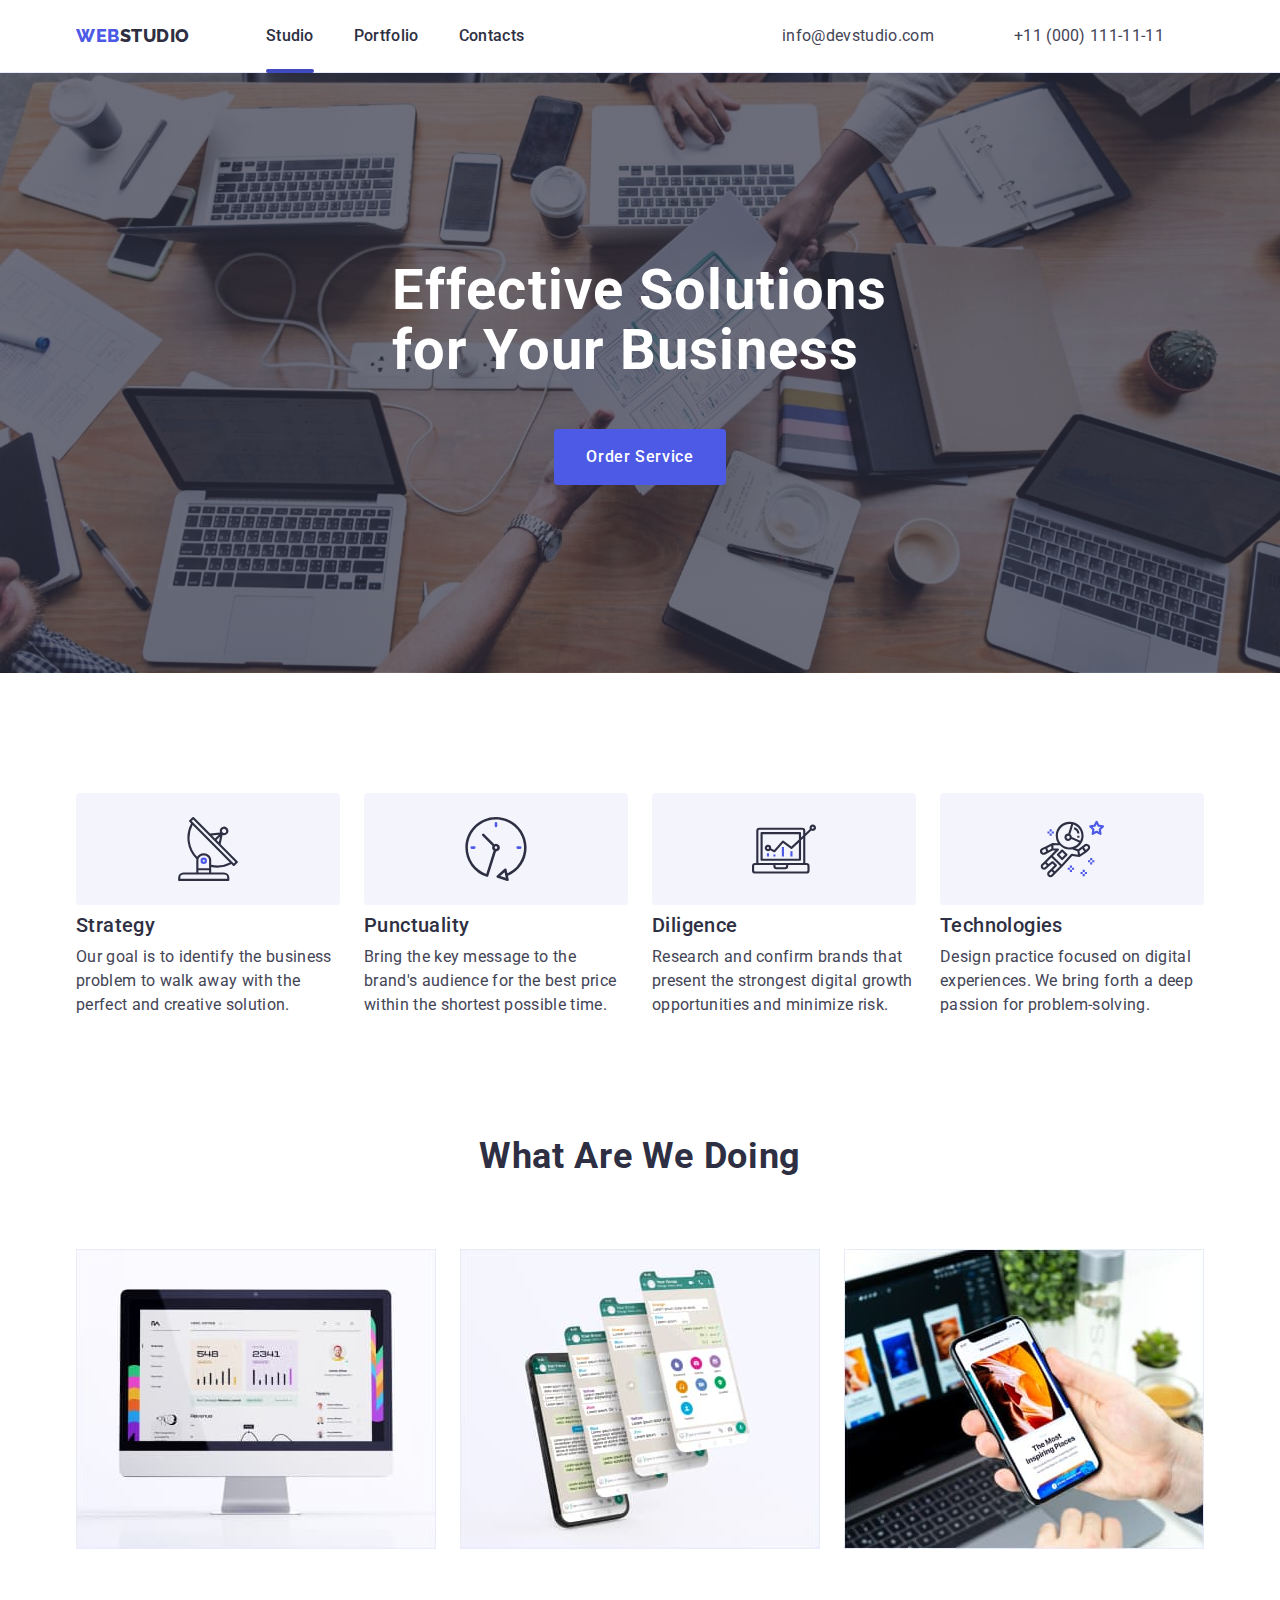
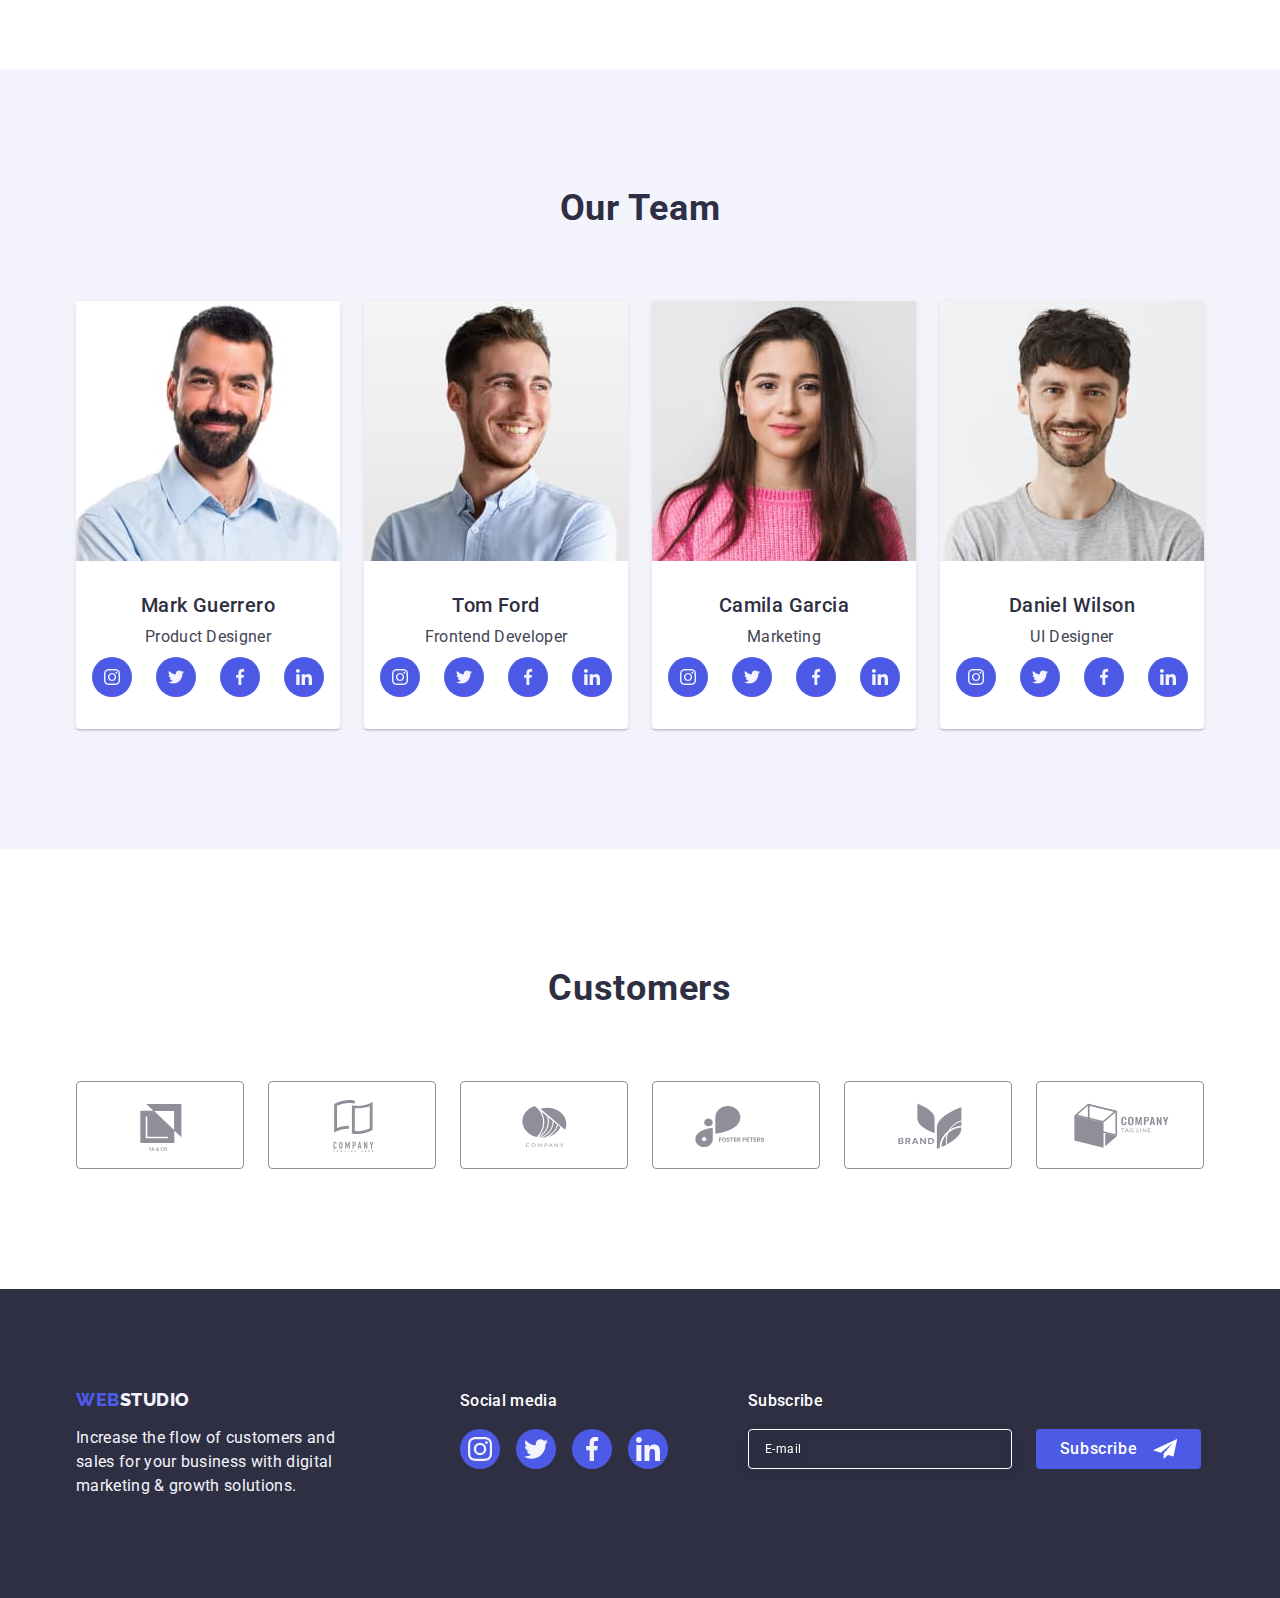
<file: index.html>
<!DOCTYPE html>
<html lang="en">
<head>
    <meta charset="UTF-8">
    <meta http-equiv="X-UA-Compatible" content="IE=edge">
    <meta name="viewport" content="width=device-width, initial-scale=1.0">
    <title>goit-markup-hw-06</title>
    <link rel="preconnect" href="https://fonts.googleapis.com">
    <link rel="preconnect" href="https://fonts.gstatic.com" crossorigin>
    <link href="https://fonts.googleapis.com/css2?family=Roboto:wght@400;500;700&ampdisplay=swap" rel="stylesheet">
    <link rel="preconnect" href="https://fonts.googleapis.com">
    <link rel="preconnect" href="https://fonts.gstatic.com" crossorigin>
  
    <link href="https://fonts.googleapis.com/css2?family=Raleway:wght@800&ampdisplay=swap" rel="stylesheet">
    <link  href="https://cdn.jsdelivr.net/npm/modern-normalize@2.0.0/modern-normalize.min.css" rel="stylesheet" >
      <link rel="stylesheet" href="./css/styles.css">

</head>

<body>
<!--Header-->
<header class="page-header ">
    <div class=" page-header-container container">
        <nav class="menu-nav ">

            <a class="logo link "  href="./index.html">Web<span class="logo-text logo-theme-light">Studio</span></a> 
           
            <ul class="menu list">
                <li class="menu-item" >
                 <a class="menu-link  link current" href="./index.html" >Studio</a>   
                </li>
                <li class="menu-item">
                    <a class="menu-link link"  href="./portfolio.html">Portfolio</a>   
                </li>
                <li class="menu-item">
                    <a class="menu-link link" href="">Contacts</a>   
                </li>
            
            </ul> 
        </nav>
        <address class="page-contact  list ">

            <ul class="contact-list">
                   
                <li class="contact-item list">
                    <a class="contact  mail link " href="mailto:info@devstudio.com" >info@devstudio.com</a>  
                </li>
                   <li class="contact-item list">
                    <a class="contact mail link" href="tel:+110001111111" >+11 (000) 111-11-11</a> 
                   </li>
            </ul>
         </address>
    </div>

</header>

    <main class="hero-page">
 <!--Hero-->
        <section class="hero">
           <div class=" container">
             <h1 class="hero-text">Effective Solutions for Your Business </h1>
              <button type="button" class="btn" data-modal-open > Order Service</button>
             </div>
        </section>
   <!--About-->   
   <section class="about-section section">
   <div class="about container">
    <h2 class="section-title visually-hidden" > Our Achievements</h2>

    <ul class="about-list list">

        <li class="about-item"> 
            <div class="about-container"> 
                <svg class="about-icon" width="64" height="64"><use href="./images/icons.svg#icon-antenna"></use> </svg> </div> 
        <h3 class="about-title">Strategy</h3>
        
        <p class="about-text" >Our goal is to identify the business
         problem to walk away with the perfect and creative solution. </p>
        </li>

         <li class="about-item">
            <div class="about-container"> 
                <svg class="about-icon" width="64" height="64"><use href="./images/icons.svg#icon-clock"></use> </svg> </div>
         <h3 class="about-title">Punctuality</h3>
          <p class="about-text"> Bring the key message to the brand's audience for the best price within the shortest possible time.</p>
         </li>

         <li class="about-item">
            <div class="about-container">
                 <svg class="about-icon" width="64" height="64"><use href="./images/icons.svg#icon-diagram"></use> </svg> </div>
             <h3 class="about-title" > Diligence </h3>
             <p class="about-text"> Research and confirm brands that present the strongest digital growth opportunities and minimize risk.</p>
         </li>

         <li class="about-item">
            <div class="about-container"> 
                <svg class="about-icon" width="64" height="64"><use href="./images/icons.svg#icon-astronaut"></use> </svg> </div>
             <h3 class="about-title"> Technologies </h3>
             <p class="about-text">Design practice focused on digital experiences. We bring forth a deep passion for problem-solving.</p>
        </li>
      </ul> 
     </div>
    </section>
        <!--Results-->
        <section class="results section">
            <div class="container">
                <h2 class="section-title"> What are we doing</h2>
                <ul class="results-list list">
         
                    <li class="results-item">
                        <img src="./images/card1.img.jpg" alt="programs" width="360" height="300">
                    </li>
                    <li class="results-item">
                        <img src="./images/card2.img.jpg" alt="application" width="360" height="300">
                    </li>
                    <li class="results-item">
                        <img src="./images/card3.img.jpg" alt="service" width="360" height="300">
                    </li>
                 </ul>
            </div>
        </section>
        <!--Team-->
       <section class="team-container section ">
        <div class="container">
            <h2 class="section-title"> Our Team </h2>

            
           <ul class="team-list list">
           <li class="team-item">
            <img  src="./images/mark.img.jpg" alt="Mark" width="264" height="260">
            <div class="team-text">
                <h3  class="team-name">Mark Guerrero</h3>
                <p class="team-place">Product Designer</p>
                <ul class="icons-list list">
                    <li class="media-item">
                        <a class="team-soc-link link" href="" target="_blank" rel="noopenen noreferrer">
                            <svg class="icons-team" width="16" height="16" > <use href="./images/icons.svg#icon-instagram"></use> </svg></a> </li>
                    <li class="media-item"> 
                        <a class="team-soc-link link" href="" target="_blank" rel="noopenen noreferrer">
                            <svg class="icons-team" width="16" height="16" > <use href="./images/icons.svg#icon-twitter"></use> </svg></a></li>
                    <li class="media-item">
                        <a class="team-soc-link link" href="" target="_blank" rel="noopenen noreferrer">
                            <svg class="icons-team" width="16" height="16" > <use href="./images/icons.svg#icon-facebook"></use> </svg></a></li>
                    <li class="media-item">
                        <a class="team-soc-link link" href="" target="_blank" rel="noopenen noreferrer">
                            <svg class="icons-team" width="16" height="16" > <use href="./images/icons.svg#icon-linkedin"></use> </svg></a></li>
                </ul>
               
            </div>
            </li>
           <li class="team-item">
            <img src="./images/tom.img.jpg" alt="Tom" width="264" height="260">
          <div class="team-text">            
            <h3 class="team-name">Tom Ford</h3>
            <p class="team-place">Frontend Developer</p>
            <ul class="icons-list list">
                <li class="media-item">
                    <a class="team-soc-link link" href="" target="_blank" rel="noopenen noreferrer">
                        <svg class="icons-team" width="16" height="16" > <use href="./images/icons.svg#icon-instagram"></use> </svg></a> </li>
                <li class="media-item"> 
                    <a class="team-soc-link link" href="" target="_blank" rel="noopenen noreferrer">
                        <svg class="icons-team" width="16" height="16" > <use href="./images/icons.svg#icon-twitter"></use> </svg></a></li>
                <li class="media-item">
                    <a class="team-soc-link link" href="" target="_blank" rel="noopenen noreferrer">
                        <svg class="icons-team" width="16" height="16" > <use href="./images/icons.svg#icon-facebook"></use> </svg></a></li>
                <li class="media-item">
                    <a class="team-soc-link link" href="" target="_blank" rel="noopenen noreferrer">
                        <svg class="icons-team" width="16" height="16" > <use href="./images/icons.svg#icon-linkedin"></use> </svg></a></li>
            </ul>
          </div>
        </li>
        <li class="team-item">
            <img  src="./images/camila.img.jpg" alt="Camila" width="264" height="260">
         <div class="team-text">
            <h3 class="team-name" > Camila Garcia</h3>
            <p class="team-place">Marketing</p>
            <ul class="icons-list list">
                <li class="media-item">
                    <a class="team-soc-link link" href="" target="_blank" rel="noopenen noreferrer">
                        <svg class="icons-team" width="16" height="16" > <use href="./images/icons.svg#icon-instagram"></use> </svg></a> </li>
                <li class="media-item"> 
                    <a class="team-soc-link link" href="" target="_blank" rel="noopenen noreferrer">
                        <svg class="icons-team" width="16" height="16" > <use href="./images/icons.svg#icon-twitter"></use> </svg></a></li>
                <li class="media-item">
                    <a class="team-soc-link link" href="" target="_blank" rel="noopenen noreferrer">
                        <svg class="icons-team" width="16" height="16" > <use href="./images/icons.svg#icon-facebook"></use> </svg></a></li>
                <li class="media-item">
                    <a class="team-soc-link link" href="" target="_blank" rel="noopenen noreferrer">
                        <svg class="icons-team" width="16" height="16" > <use href="./images/icons.svg#icon-linkedin"></use> </svg></a></li>
            </ul>
         </div>
        </li>
        <li class="team-item">
            <img src="./images/daniel.img.jpg" alt="Daniel" width="264" height="260">
            <div  class="team-text"> 
                <h3 class="team-name">Daniel Wilson</h3>
                <p class="team-place"> UI Designer </p>
                <ul class="icons-list list">
                    <li class="media-item">
                        <a class="team-soc-link link" href="" target="_blank" rel="noopenen noreferrer">
                            <svg class="icons-team" width="16" height="16" > <use href="./images/icons.svg#icon-instagram"></use> </svg></a> </li>
                    <li class="media-item"> 
                        <a class="team-soc-link link" href="" target="_blank" rel="noopenen noreferrer">
                            <svg class="icons-team" width="16" height="16" > <use href="./images/icons.svg#icon-twitter"></use> </svg></a></li>
                    <li class="media-item">
                        <a class="team-soc-link link" href="" target="_blank" rel="noopenen noreferrer">
                            <svg class="icons-team" width="16" height="16" > <use href="./images/icons.svg#icon-facebook"></use> </svg></a></li>
                    <li class="media-item">
                        <a class="team-soc-link link" href="" target="_blank" rel="noopenen noreferrer">
                            <svg class="icons-team" width="16" height="16" > <use href="./images/icons.svg#icon-linkedin"></use> </svg></a></li>
                </ul>
                
            </div>
            
        </li>
    
    
      </ul>   
        
        </div>
    
       </section>
<!--customers--> 
      <section class="customers-section ">

        <div class="customers-container container">
            <h2 class="section-title">Customers</h2>

            <ul class="customers-list list">

                <li class="customers-item">
                    <a class="customers-link link" href=""><svg class="customers-icon" width="104" height="56"> <use href="./images/icons.svg#icon-costumers-logo1"></use></svg></a></li>

                <li  class="customers-item">
                    <a class="customers-link link" href=""><svg class="customers-icon" width="104" height="56"> <use href="./images/icons.svg#icon-costumers-logo2"></use></svg></a></li>

                <li  class="customers-item">
                    <a class="customers-link link" href=""><svg class="customers-icon" width="104" height="56"> <use href="./images/icons.svg#icon-costumers-logo3"></use></svg></a></li>

                <li  class="customers-item">
                    <a class="customers-link link" href=""><svg class="customers-icon" width="104" height="56"> <use href="./images/icons.svg#icon-costumers-logo4"></use></svg></a></li>

                <li  class="customers-item">
                    <a class="customers-link link" href=""><svg class="customers-icon" width="104" height="56"> <use href="./images/icons.svg#icon-costumers-logo5"></use></svg></a></li>

                <li  class="customers-item">
                    <a class="customers-link link" href=""><svg class="customers-icon" width="104" height="56"> <use href="./images/icons.svg#icon-costumers-logo6"></use></svg></a></li>
            </ul>
        </div>
        
       </section>
     </main>

    <!--Footer-->
    <footer class="footer">
<div class="footer-page container">
    <div class="footer-item ">

        <a class="logo logo-footer link "  href="./index.html">Web<span class="logo-text-footer logo-theme-dark">Studio</span></a> 
       
       <p class="footer-text">Increase the flow of customers and sales for your business with digital marketing & growth solutions. </p>
  </div>

  <div class="media">
    <p class="media-title">Social media</p>

   <ul class="media-list list">
       <li class="media-item">
       <a class="media-contact link" href="" rel="noopenen noreferrer"><svg class="media-icon" width="24" height="24" > <use href="./images/icons.svg#icon-instagram"></use> </svg></a>
       </li>
       <li class="media-item">
        <a class="media-contact link" href="" rel="noopenen noreferrer"><svg class="media-icon" width="24" height="24" > <use href="./images/icons.svg#icon-twitter"></use> </svg></a>
       </li>
       <li class="media-item">
        <a class="media-contact link" href="" rel="noopenen noreferrer"><svg class="media-icon" width="24" height="24" > <use href="./images/icons.svg#icon-facebook"></use> </svg></a>
       </li>
       <li class="media-item">
        <a class="media-contact link" href="" rel="noopenen noreferrer"><svg class="media-icon" width="24" height="24" > <use href="./images/icons.svg#icon-linkedin"></use> </svg></a>
       </li>
   </ul>
  </div>
  <div class="footer-form">
    
    <p class="footer-subscribe">Subscribe</p>
    <form class="form-display">

        <label class="subscribe-label" for="user-email">
        <input  class="subscribe-input" type="email" name="email" id="user-email"  placeholder="E-mail"></label>
        <button class="send-footer" type="submit"> 
            <svg class="send-icon" width="24" height="24" > <use href="./images/icons.svg#icon-footer-send"></use></svg>
            Subscribe<span class="button-span">
       </span></button>
        
    </form>
  </div>
</div>
    
         
      </footer>

      <div class="modal-bgd is-hidden" data-modal >
<div class="modal-window" >
    <button type="button" class="modal-close-btn" data-modal-close ><svg class="modal-btn" width="8" height="8" > <use href="./images/icons.svg#icon-Vector"></use> </svg>
    </button>
    <p class="modal-title">Leave your contacts and we will call you back</p>
    <form action="#" class="modal-form">

        <div class="modal-field">
           <label class="input-label" for="user-name">Name</label>
            <div class="modal-input-field">
                <input class="modal-input" name="user-name" type="text"  id="user-name"  placeholder="" required >
                <svg class="modal-icon" width="18" height="24"><use href="./images/icons.svg#icon-icon-person"></use></svg>
            </div>    
        </div>

        <div class="modal-field">
            <label class="input-label" for="user-phone">Phone</label>
            <div class="modal-input-field">
                <input class="modal-input" name="phone" type="tel"  id="user-phone"  placeholder="" required >
                <svg class="modal-icon" width="18" height="24"><use href="./images/icons.svg#icon-icon-phone "></use></svg>
            </div>
        </div>

         <div  class="modal-field">
          <label class="input-label" for="user-email">Email</label>
            <div class="modal-input-field"> 
                <input class="modal-input" name="email" type="email" id="email"  placeholder="" required >
                <svg class="modal-icon" width="18" height="24"><use href="./images/icons.svg#icon-icon-email"></use></svg>
            </div>
         </div>

         <div class="comment-field">
            <label class="input-label" for="user-comment">Comment</label>
            <textarea class="modal-comment-field" name="user-comment"  id="user-comment" cols="30" rows="10" placeholder="Text input"></textarea>
         </div>

         <div class="modal-checkbox">
            <input class="modal-input visually-hidden"  type="checkbox" id="user-privacy" name="user-privacy" value="true">
            <label class="check-text" for="user-privacy">
              <span class="check-text-span"><svg class="check-link" width="10" height="8" >
                <use href="./images/icons.svg#icon-modal-vector"></use></svg></span> I accept the terms and conditions of the <a href="" class="link-privacy">Privacy Policy</a> </label>
       
          </div>
        <button type="submit" class="modal-send-button">Send</button>
    </form>
</div>
      </div>
      <script src="./js/modal.js"></script>
</body>
</html>
</file>
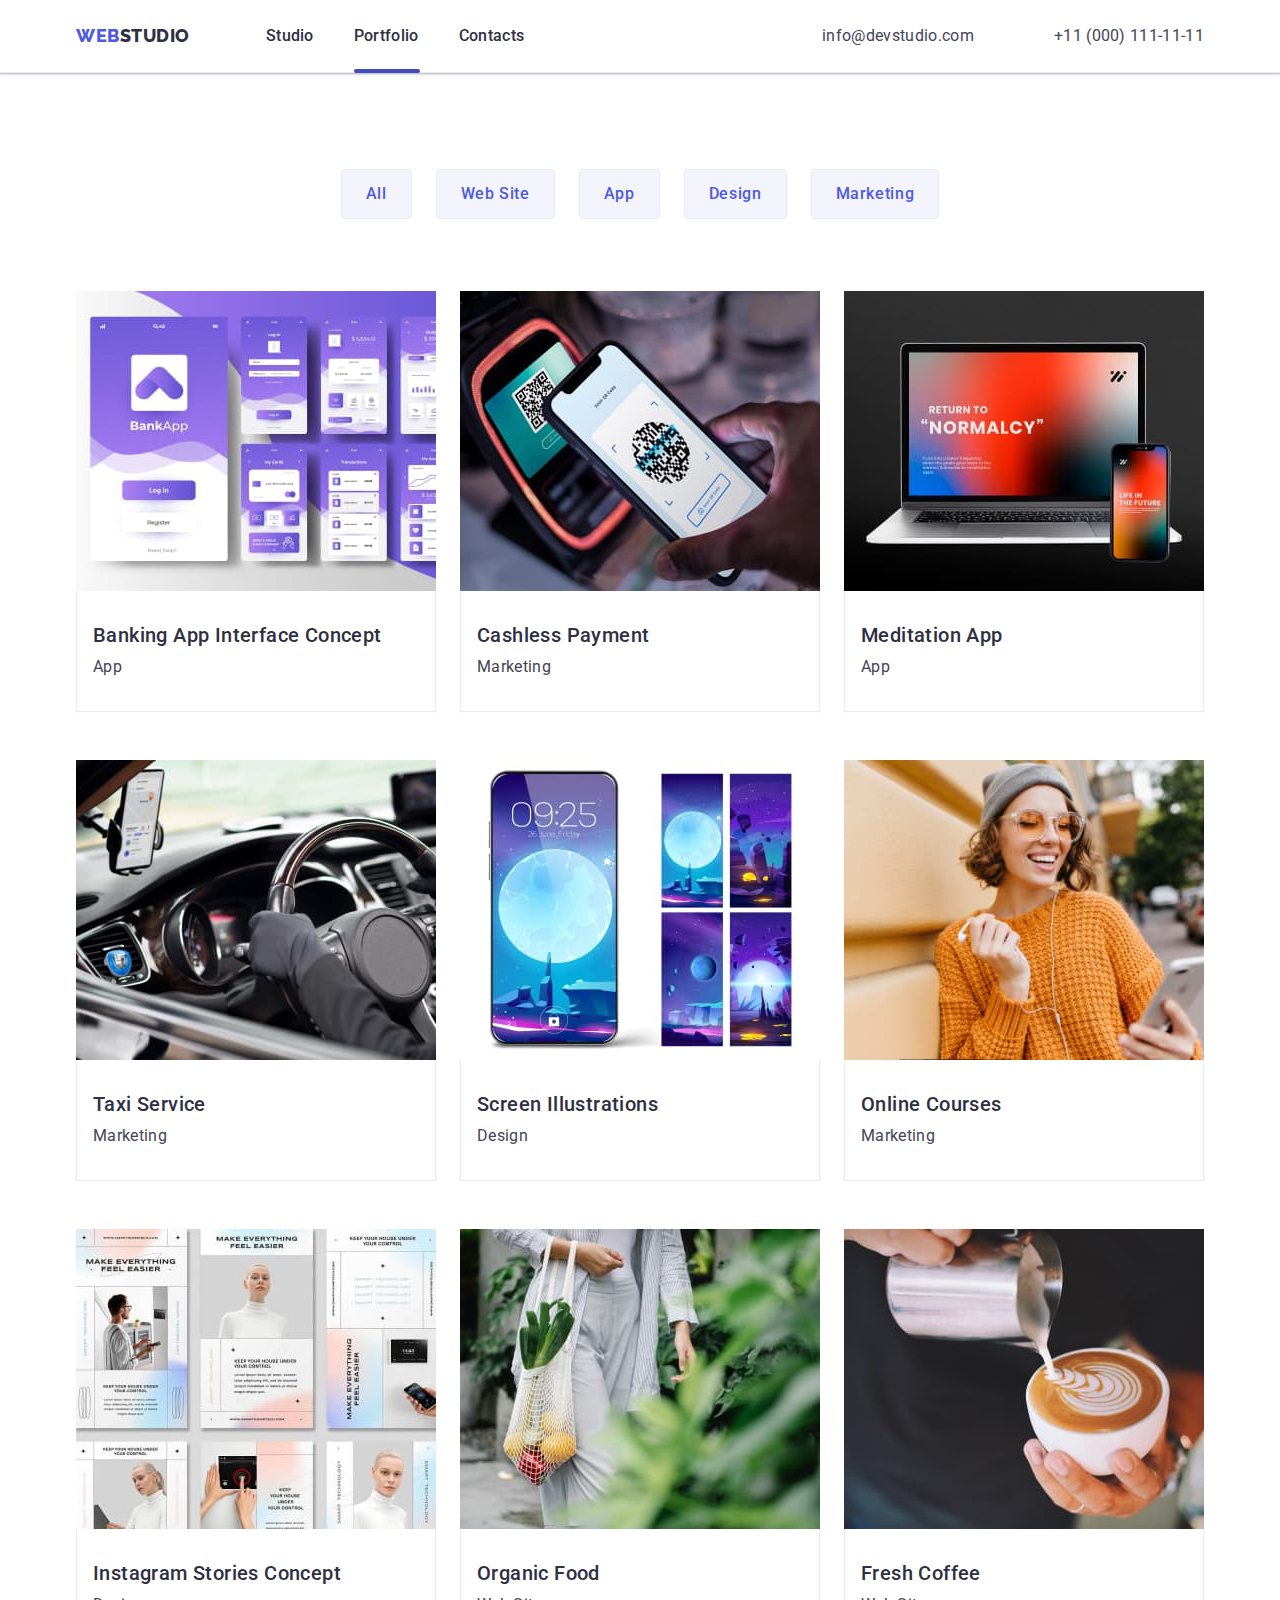
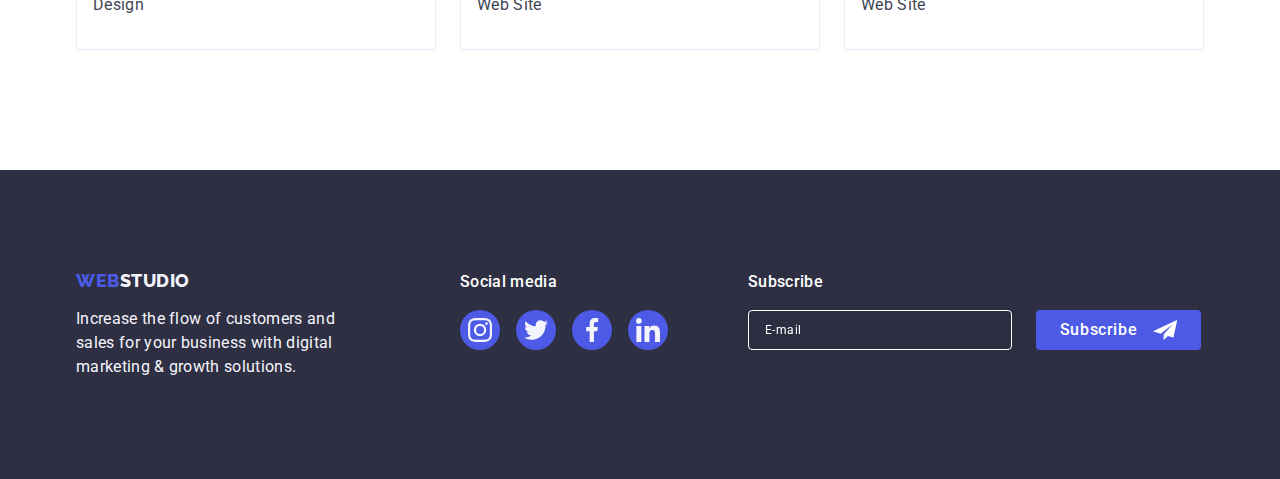
<file: portfolio.html>
<!DOCTYPE html>
<html lang="en">
    <head>
        <meta charset="UTF-8">
        <meta http-equiv="X-UA-Compatible" content="IE=edge">
        <meta name="viewport" content="width=device-width, initial-scale=1.0">
        <title>goit-markup-hw-06</title>
        <link rel="preconnect" href="https://fonts.googleapis.com">
        <link rel="preconnect" href="https://fonts.gstatic.com" crossorigin>
        <link href="https://fonts.googleapis.com/css2?family=Roboto:wght@400;500;700&ampdisplay=swap" rel="stylesheet">
        <link rel="preconnect" href="https://fonts.googleapis.com">
        <link rel="preconnect" href="https://fonts.gstatic.com" crossorigin>
      
        <link href="https://fonts.googleapis.com/css2?family=Raleway:wght@800&ampdisplay=swap" rel="stylesheet">
        <link  href="https://cdn.jsdelivr.net/npm/modern-normalize@2.0.0/modern-normalize.min.css" rel="stylesheet" >
          <link rel="stylesheet" href="./css/styles.css">
    
    </head>
<body>
    <!--header-->
    <header class="page-header ">
        <div class=" page-header-container container">
            <nav class="menu-nav ">
    
                <a class="logo link "  href="./index.html">Web<span class="logo-text logo-theme-light">Studio</span></a> 
               
                <ul class="menu list">
                    <li class="menu-item" >
                     <a class="menu-link link" href="./index.html">Studio</a>   
                    </li>
                    <li class="menu-item">
                        <a class="menu-link link current-port"  href="./portfolio.html">Portfolio</a>   
                    </li>
                    <li class="menu-item">
                        <a class="menu-link link" href="">Contacts</a>   
                    </li>
                
                </ul> 
            </nav>
            <address class="page-contact  list ">
    
                <ul class="contact-list">
                       
                    <li class="contact-item list">
                        <a class="contact  mail link " href="mailto:info@devstudio.com" >info@devstudio.com</a>  
                    </li>
                       <li class="contact-item list">
                        <a class="contact link" href="tel:+110001111111" >+11 (000) 111-11-11</a> 
                       </li>
                </ul>
             </address>
        </div>
   
    </header>

        <main class="portfolio-main">
<section class="portfolio-container ">
    <!--Filters-->
    <div class="filter-container container">
        <h1 hidden>Portfolio</h1>
        <ul class="filter-list list">
            <li class="filter-item">
                <button  type="button" class="button-filter "> All</button>
            </li>
            <li class="filter-item">
                <button  type="button" class="button-filter"> Web Site</button>
            </li>
            <li class="filter-item">
                <button  type="button" class="button-filter"> App</button>
            </li>
            <li class="filter-item">
                <button  type="button" class="button-filter"> Design</button>
            </li>
            <li class="filter-item">
                <button  type="button" class="button-filter"> Marketing</button>
                        
            </li>
            
        </ul>
        <!--Row--> 
        <ul class="row-list  list">
            <li class="row-item  ">
              <a class="row-link link" href="" > 
              <div class="row-cards">
                  <img  src="./images/row1card1.jpg" alt="Banking" width="360" height="300">
                  <p class="row-cards-text">
                    14 Stylish and User-Friendly App Design Concepts · Task Manager App · Calorie Tracker App · Exotic Fruit Ecommerce App · Cloud Storage App
                  </p>
              </div>
            
           <div class="row-app">
            <h2 class="row-title">Banking App Interface Concept</h2>
            <p class="row-place">App</p>
           </div></a>
            
              </li>
     
              <li class="row-item ">
                <a class="row-link link" href="" > 
                  <div class="row-cards">
                    <img src="./images/row1card2.jpg" alt="Payment" width="360" height="300">
                    <p class="row-cards-text">
                      14 Stylish and User-Friendly App Design Concepts · Task Manager App · Calorie Tracker App · Exotic Fruit Ecommerce App · Cloud Storage App
                    </p>
                  </div>
              
               <div class="row-app">
                <h2 class="row-title">Cashless Payment</h2>
                <p class="row-place">Marketing</p>
               </div></a>
              
              </li>
     
             <li class="row-item ">
                <a class="row-link link" href="" > 
                  <div class="row-cards">
                    <img src="./images/row1card3.jpg" alt="Meditation" width="360" height="300">
                    <p class="row-cards-text">
                      14 Stylish and User-Friendly App Design Concepts · Task Manager App · Calorie Tracker App · Exotic Fruit Ecommerce App · Cloud Storage App
                    </p>
                  </div>
             
             <div class="row-app">
                <h2 class="row-title">Meditation App</h2>
                <p class="row-place">App</p>
             </div></a>
             
              </li>
    
               <li class="row-item  ">
                <a class="row-link link" href="" > 
                  <div class="row-cards">
                    <img src="./images/row2card1.jpg" alt="Taxi" width="360" height="300">
                    <p class="row-cards-text">
                      14 Stylish and User-Friendly App Design Concepts · Task Manager App · Calorie Tracker App · Exotic Fruit Ecommerce App · Cloud Storage App
                    </p>
                  </div>
             
             <div class="row-app">
                <h2 class="row-title">Taxi Service</h2>
                <p class="row-place">Marketing</p>
             </div></a>
             
            </li>
     
              <li class="row-item ">
                <a class="row-link link" href="" > 
                  <div class="row-cards">
                    <img src="./images/row2card2.jpg" alt="Screen" width="360" height="300">
                    <p class="row-cards-text">
                      14 Stylish and User-Friendly App Design Concepts · Task Manager App · Calorie Tracker App · Exotic Fruit Ecommerce App · Cloud Storage App
                    </p>
                  </div>
            
             <div class="row-app">
                <h2 class="row-title">Screen Illustrations</h2>
                <p class="row-place">Design</p>
             </div></a>
             
             </li>
     
             <li class="row-item ">
                <a class="row-link link" href="" > 
                  <div class="row-cards">
                    <img src="./images/row2card3.jpg" alt="Courses" width="360" height="300">
                    <p class="row-cards-text">
                     14 Stylish and User-Friendly App Design Concepts · Task Manager App · Calorie Tracker App · Exotic Fruit Ecommerce App · Cloud Storage App
                   </p>
                  </div>
          
             <div class="row-app">
                <h2 class="row-title">Online Courses</h2>
                <p class="row-place">Marketing </p>
             </div></a>
           
            </li>
     
              <li class="row-item  ">
                <a class="row-link link" href="" > 
                  <div class="row-cards">
                    <img src="./images/row3card1.jpg" alt="Stories" width="360" height="300">
                    <p class="row-cards-text">
                      14 Stylish and User-Friendly App Design Concepts · Task Manager App · Calorie Tracker App · Exotic Fruit Ecommerce App · Cloud Storage App
                    </p>
                  </div> 
            
              <div class="row-app">
                <h2 class="row-title">Instagram Stories Concept</h2>
                <p class="row-place">Design</p>
              </div></a>
              
              </li>
     
             <li class="row-item "> 
                <a class="row-link link" href="" > 
                  <div class="row-cards">
                    <img src="./images/row3card2.jpg" alt="Food" width="360" height="300">
                    <p class="row-cards-text">
                      14 Stylish and User-Friendly App Design Concepts · Task Manager App · Calorie Tracker App · Exotic Fruit Ecommerce App · Cloud Storage App
                    </p>
                  </div> 
            
              <div class="row-app">
                <h2 class="row-title">Organic Food</h2>
                <p class="row-place">Web Site</p>
              </div></a>
             
              </li>
     
             <li class="row-item "> 
                <a class="row-link link" href="" > 
                  <div class="row-cards">
                    <img src="./images/row3card3.jpg" alt="Coffe" width="360" height="300">
                    <p class="row-cards-text">
                      14 Stylish and User-Friendly App Design Concepts · Task Manager App · Calorie Tracker App · Exotic Fruit Ecommerce App · Cloud Storage App
                    </p>
                  </div>
           
              <div class="row-app">
                <h2 class="row-title">Fresh Coffee</h2>
                <p class="row-place">Web Site </p>
              </div></a>
              
              </li>
     
    
         </ul>
    </div>

   
</section>
        </main>

    
     <!--Footer-->
   <footer class="footer ">
<div class="footer-page container">
    <div class="footer-item ">

        <a class="logo logo-footer link "  href="./index.html">Web<span class="logo-text-footer logo-theme-dark">Studio</span></a> 
       
       <p class="footer-text">Increase the flow of customers and sales for your business with digital marketing & growth solutions. </p>
  </div>

  <div class="media">
    <p class="media-title">Social media</p>

   <ul class="media-list list">
       <li class="media-item">
       <a class="media-contact link" href="" rel="noopenen noreferrer"><svg class="media-icon" width="24" height="24" > <use href="./images/icons.svg#icon-instagram"></use> </svg></a>
       </li>
       <li class="media-item">
        <a class="media-contact link" href="" rel="noopenen noreferrer"><svg class="media-icon" width="24" height="24" > <use href="./images/icons.svg#icon-twitter"></use> </svg></a>
       </li>
       <li class="media-item">
        <a class="media-contact link" href="" rel="noopenen noreferrer"><svg class="media-icon" width="24" height="24" > <use href="./images/icons.svg#icon-facebook"></use> </svg></a>
       </li>
       <li class="media-item">
        <a class="media-contact link" href="" rel="noopenen noreferrer"><svg class="media-icon" width="24" height="24" > <use href="./images/icons.svg#icon-linkedin"></use> </svg></a>
       </li>
   </ul>
  </div>
  <div class="footer-form">
    <p class="footer-subscribe">Subscribe</p>
    <form class="form-display">

      <label class="subscribe-label" for="user-email">
      <input name="email" class="subscribe-input" type="email" id="user-email"  placeholder="E-mail"></label>
      <button class="send-footer" type="submit"> 
          <svg class="send-icon" width="24" height="24" > <use href="./images/icons.svg#icon-footer-send"></use></svg>
          Subscribe<span class="button-span">
     </span></button>
      
  </form>
  </div>
</div>     
      </footer>
    
</body>
</html>
</file>
<file: css/styles.css>
:root{
--primary-font:'Roboto' ,  sans-serif;
--secondary-font: 'Raleway', sans-serif;

}
h1,h2,h3,h4,p{
    margin-top: 0;
    margin-bottom: 0;
}
ul,ol{
   margin-top: 0; 
   margin-bottom: 0;
   padding-left: 0;
}
img{
    display: block;
}
button{
    cursor: pointer ;
    

}
.list {
    list-style: none;
}
.link {
    text-decoration:none ;
}
body{
    font-family: 'Roboto' ,  sans-serif;
    color:  #434455 ;
    
 
    
}
.container{
    width: 1158px;
    margin-left: auto ;
    margin-right: auto;
    padding-left: 15px;
    padding-right: 15px;
}
.section{
    padding-top: 120px;
    padding-bottom: 120px;
}

/*--Header--*/
.page-header{
    box-shadow: 0px 2px 1px rgba(46, 47, 66, 0.08), 0px 1px 1px rgba(46, 47, 66, 0.16), 0px 1px 6px rgba(46, 47, 66, 0.08);
    border-bottom: 1px solid #e7e9fc;
  
 
}
.page-header-container{
  display: flex;  
  align-items: center;
 
 
}
.logo{  
    font-family: 'Raleway', sans-serif;
    font-style: normal;
    font-weight: 800;
    font-size: 18px;
    line-height: 1.17;
     letter-spacing: 0.03em;
    text-transform: uppercase;
    color: #4D5AE5;  
    margin-right: 76px;
    display: inline-block;
}
.logo-text{
    font-family: 'Raleway', sans-serif;
    font-style: normal;
    font-weight: 800;
    font-size: 18px;
    line-height: 1.17;
   
 
    letter-spacing: 0.03em;
    text-transform: uppercase;
  
    color: #2E2F42; 
}

.logo-theme-dark{
    color: #F4F4FD;
}
.logo-theme-light{
    color: #2E2F42;
}
.menu-nav{
    display: flex; 
    align-items: center;
    
  
}
.menu-nav:hover{
color: #404bbf;  
  
}
.menu-nav:focus{
    color: #404bbf; 
}
.menu {
    display: flex;
    align-items: center;
    gap: 40px;
    
}  
.menu-item{
   
    font-weight: 500;
    font-size: 16px;
    line-height: 1.5;
    letter-spacing: 0.02em;
    color:#2E2F42;
    gap: 40px;
   transition: color 250ms cubic-bezier(0.4, 0, 0.2, 1);
   
}

.menu-item:hover{
    color: #404bbf;
}
.menu-item:focus{
    color: #404bbf;   
}


.menu-link{
    color: #2E2F42;
    font-family: "Roboto", sans-serif;
    font-style: normal;
    font-weight: 500;
    font-size: 16px;
    line-height: 1.5;
    letter-spacing: 0.02em;
    text-decoration:none ;
    position: relative;
    
    padding-top: 24px;
    padding-bottom: 24px;
    display: block;
    transition-property:color;
    transition-duration: 250ms;
    transition-timing-function: cubic-bezier(0.4, 0, 0.2, 1);
   
}
.menu-link:hover{
    color: #404bbf;
}
.menu-link:focus{
    color: #404bbf;   
}
.menu-link.current:after{
    content:"" ;
   opacity: 0;
    position: absolute; 
    left: 0; 
    bottom: -1px; 
    height: 4px;
    background-color: #404bbf; 
    border-radius: 2px;
    width: 48px;
 
}
.menu-link:hover:after,
.menu-link:focus:after,
.menu-link.current:after{
opacity: 1;
}

.menu-link.current-port:after{
    content:"" ;
    opacity: 0;
    position: absolute; 
    left: 0; 
    bottom: -1px; 
    height: 4px;
    background-color: #404bbf; 
    border-radius: 2px;
    width: 66px;
 
}

.menu-link:hover:after,
.menu-link:focus:after,
.menu-link.current-port:after{
opacity: 1;
}

.page-contact {
    font-family: "Roboto", sans-serif;
    font-style: normal;
    font-weight: 400;
    font-size: 16px;
    line-height: 1.5;
    list-style: none;
    margin-left: auto;
    letter-spacing: 0.02em;
    color: #434455;
}
.contact-list{
    list-style: none;
    display: flex;
  
    gap: 40px;
}
.contact {
    color: #434455;
    transition: color 250ms cubic-bezier(0.4, 0, 0.2, 1);
   
}

.contact-item{
    color: #434455;   
    font-family: "Roboto", sans-serif;
    font-style: normal;
    font-weight: 400;
    font-size: 16px;
    line-height: 1.5;
    letter-spacing: 0.02em;
    padding-top: 24px;
    padding-bottom: 24px;
    position: relative;
    color: #404bbf;
   transition:color 250ms cubic-bezier(0.4, 0, 0.2, 1);


}


.mail{
    margin-left: auto;
    margin-right: 40px;
   
}
.contact:hover{
    color: #404bbf;
}
.contact:focus{
    color: #404bbf ;
}

/*--Hero--*/
.hero{
    max-width: 1440px;
    background: #2E2F42;
    padding-top: 188px;
    padding-bottom: 188px;
    background-image:linear-gradient(rgba(46, 47, 66, 0.7),rgba(46, 47, 66, 0.7)), url(../images/people-office1.jpg);

    background-repeat: no-repeat;
    background-position: center;
    background-size: cover;
    margin-left: auto ;
    margin-right: auto;
  
}
.hero-text{
color: #FFFFFF;
font-family: "Roboto", sans-serif;
font-style: normal;
font-weight: 700;
font-size: 56px;
line-height: 1.07;
display:block;
margin-left: auto;
margin-right: auto;

letter-spacing: 0.02em;
max-width: 496px;
}
.btn{
margin-top: 48px;
display: block;
margin-left: auto;
margin-right: auto;

font-family: 'Roboto', sans-serif;
font-weight: 500;

font-size: 16px;
line-height: 1.5;
letter-spacing: 0.04em ;
color: #ffffff;
padding-top: 16px;
padding-bottom:16px;
padding-right:32px;
padding-left: 32px;
border-radius: 4px;
background-color: #4D5AE5;
cursor: pointer ;
min-width: 169px ;
height: 56px ;
border: none;
transition: background-color 250ms cubic-bezier(0.4, 0, 0.2, 1); ;


}


.btn:hover{
    background-color: #404BBF; 
}
.btn:focus{
    background-color: #404BBF;
}


/*--About--*/

.section-title {
    font-family: "Roboto", sans-serif;
    font-style: normal;
    font-weight: 700;
    font-size: 36px;
    line-height:1.11;
    text-align: center;
    text-transform: capitalize;
    margin-bottom: 72px;
    letter-spacing: 0.02em;

    color: #2E2F42;
}
.visually-hidden {
  position: absolute;
  width: 1px;
  height: 1px;
  margin: -1px;
  border: 0;
  padding: 0;
  white-space: nowrap;
  clip-path: inset(100%);
  clip: rect(0 0 0 0);
  overflow: hidden;
}
.hidden{
    position: absolute;
    width: 1px;
    height: 1px;
    margin: -1px;
    border: 0;
    padding: 0;
    white-space: nowrap;
    clip-path: inset(100%);
    clip: rect(0 0 0 0);
    overflow: hidden;
  }
.about-title {
font-family: "Roboto", sans-serif;
font-style: normal;
font-weight: 500;
font-size: 20px;
line-height: 1.2;
letter-spacing: 0.02em;
color: #2E2F42;
margin-bottom: 8px;
}
.about-container{
    display: flex;
    align-items: center;
    justify-content: center; 
    height: 112px;
    background-color: #f4f4fd;
    border-radius: 4px;
    margin-bottom: 8px; 
}
.about-list{
    display: flex;
    gap: 24px;
}
.about-item {
max-width: 264px;
width: calc((100-72px)/4) ;

}
.about-item::before{

content:"" ;


background-size: contain;
background-repeat: no-repeat;
background-position: center;
background-color:#F4F4FD;;
border-radius: 4px;
}
.about-text{
    font-family: "Roboto", sans-serif;
font-style: normal;
font-weight: 400;
font-size: 16px;
line-height: 1.5;
letter-spacing: 0.02em;

color: #434455;

}
/*--Results--*/
.results{
    padding-top: 0px;
    padding-bottom: 120px;
    
}
.results-list{
    display: flex;
    justify-content:space-between ;
    flex-wrap: wrap;
    gap: 24px;
    margin: 0;
    padding: 0;
    flex-basis: calc((100% - 3 * 24px)/4);
}
.results-item{
    gap: 24px; 
}
.result-item:not(:nth-child(3n)){
    margin-right: 24px;
}
/*--Team--*/
.team-container{
 background-color: #F4F4FD ;

 padding-top: 120px;
 padding-bottom: 120px;

}
.team-list{
background-color:#F4F4FD;
display: flex;
flex-wrap: wrap;
border-radius: 0px 0px 4px 4px;
gap: 24px;
justify-content: center; 
}


.team-item{

    background-color: #FFFFFF;
    border-radius: 0px 0px 4px 4px;
    width: calc((100% - 72px) / 4);
    
 box-shadow: 0px 1px 6px rgba(46, 47, 66, 0.08), 0px 1px 1px rgba(46, 47, 66, 0.16), 0px 2px 1px rgba(46, 47, 66, 0.08);

}

.team-text{
    padding-top: 32px;
    padding-bottom: 32px; 
    padding-left: 16px; 
    padding-right: 16px;
}
.team-name {
font-family: "Roboto", sans-serif;
font-style: normal;
font-weight: 500;
font-size: 20px;
line-height:1.2;
text-align: center;
letter-spacing: 0.02em;
color: #2E2F42;
margin-bottom: 8px;

}
.team-place {
    font-family: "Roboto", sans-serif;
    font-style: normal;
    font-weight: 400;
    font-size: 16px;
    line-height: 1.5;
    letter-spacing: 0.02em;
    text-align: center;
    color: #434455;
}
.team-soc-link{
width: 100%;
height: 100%;
background-color:#4D5AE5;
border-radius: 50%;
display: flex;
align-items: center;
justify-content: center;
fill: #f4f4fd;
transition: background-color 250ms cubic-bezier(0.4, 0, 0.2, 1);
}
.team-soc-link:hover{
    background-color: #404bbf;
}
.team-soc-link:focus{
    background-color: #404bbf;
}
.icons{
    
}
.icons-list{
    margin-top: 8px;
    display: flex;
    gap: 24px;
    justify-content: center; 
}
.icons-team{
  fill: #f4f4fd;
   
}
.soc-icons{
 
}
/*--customers--*/
.customers-section{
    padding-top: 120px;
    padding-bottom: 120px;
}
.customers-container{
  
}
.customers-list{
    display: flex;
    justify-content:space-between ;
    flex-wrap: wrap;
    gap: 24px;
    margin: 0;
    padding: 0;
    flex-basis: calc((100% - 3 * 24px)/4);
    
}
.customers-item{
 height: 88px;
    width: calc((100% - 120px) / 6);
    transition:  border-color 250ms cubic-bezier(0.4, 0, 0.2, 1), color 250ms cubic-bezier(0.4, 0, 0.2, 1); 
}
.customers-link{
    width: 100%;
    height: 100%;
    border: 1px solid #8e8f99;
    border-radius:4px;
    display: flex;
    align-items: center; 
    justify-content: center;
    color: #8e8f99;
    transition: border-color 250ms cubic-bezier(0.4, 0, 0.2, 1), color 250ms cubic-bezier(0.4, 0, 0.2, 1);
}
.customers-link:hover{
    color: #404bbf;
    border-color: #404bbf;
}
.customers-link:focus{
    color: #404bbf; 
    border-color: #404bbf;
}
.customers-icon{
    fill: currentColor;
}
/* Footer */
.footer {
    background: #2E2F42;
    display: flex;
    padding-top: 100px; 
    padding-bottom: 100px;
    max-width: 1440px;
    margin-left: auto ;
    margin-right: auto;
}
.footer-page{
    display: flex; 
    align-items: baseline; 
 
}
.footer-text {
font-family: "Roboto", sans-serif;
font-style: normal;
font-weight: 400;
font-size: 16px;
line-height: 1.5;
letter-spacing: 0.02em;
color: #F4F4FD;
max-width: 264px;

}
.footer-item{

margin-right: 120px;

}
.footer-form{
margin-left: 80px;
}
.footer-subscribe{
margin-bottom: 16px;
font-weight: 500;
font-size: 16px;
line-height: 1.5; 
letter-spacing: 0.02em;
color: #ffffff; 
}
.form-display{
display: flex; 
gap:24px;

}
.subscribe-label{

}
.subscribe-input{
width: 264px;
height: 40px;
border: 1px solid #ffffff; 
 background-color: transparent;
 font-size: 12px;
 line-height: 1.5;
 letter-spacing: 0.04em; 
 padding-left: 16px;
 color: #ffffff; 
 filter: drop-shadow(0px 4px 4px rgba(0, 0, 0, 0.15)); 
border-radius: 4px; 

}
.subscribe-input::placeholder{
    color: #ffffff; 
}

.send-footer{
min-width: 165px;
height: 40px;
display: flex;
justify-content: center;
 align-items: center; 
 font-family: "Roboto", sans-serif;
 font-size: 16px ;
 font-weight: 500;
 line-height: 1.5;
 letter-spacing: 0.04em;
 color: #ffffff;
 cursor: pointer;
 background-color: #4D5AE5 ;
 border: none; 
 border-radius: 4px;
 flex-direction: row-reverse;
}
.button-span{

}
.send-icon{
margin-left: 16px;
}
.media{
  
     
         
 }
.media-list{
       
    display: flex; 
    gap: 16px;
   
    
 }
.media-item{
   
        width: 40px;
        height: 40px;
        
 }
.media-title{
     color: #FFFFFF;  
     font-family: "Roboto", sans-serif;
    Font-style: Medium;
    Font-size: 16px;
    Line-height: 1.5;
    Vertical-align: Top;
    letter-spacing: 0.02em ;
    font-weight: 500;
    margin-bottom: 16px;
}
.media-contact{
    width: 100%;
    height: 100%;
    background: #4D5AE5;
    border-radius: 50%; 
    display: flex;
    align-items: center;
    justify-content: center;
    fill: #f4f4fd;
    transition:background-color 250ms cubic-bezier(0.4, 0, 0.2, 1);
}
.media-contact:hover{
    background-color: #31d0aa; 
}
.media-contact:focus{
    background-color: #31d0aa;
}
 .media-icon{
    fill: #f4f4fd;
 }
    
.logo-text-footer{
    color: #f4f4fd
}
.logo-footer{
    margin-bottom: 16px;
    
}
/*--Portfolio--*/
.portfolio-container{
padding-top: 96px;
padding-bottom: 120px;
}

/*--Filters--*/
.portfolio{
    padding-top: 96px; 
    padding-bottom: 120px;
   
}
.portfolio-main{

}
.filter{
width: 586px;
height: 48px;
margin-bottom: 72px;
}
.filter-list{

  display: flex;  
  align-items: center;
  justify-content: center;
  gap: 24px;
  margin-bottom: 72px;
}
.filter-item{
justify-content: center;
transition:color 250ms cubic-bezier(0.4, 0, 0.2, 1) background-color 250ms cubic-bezier(0.4, 0, 0.2, 1) border-color 250ms cubic-bezier(0.4, 0, 0.2, 1) box-shadow 250ms cubic-bezier(0.4, 0, 0.2, 1);
}

.button-filter{
font-family: "Roboto", sans-serif;
font-weight: 500; 
font-size: 16px;
line-height: 1.5;
letter-spacing: 0.04em;
color: #4d5ae5 ;
background-color:#F4F4FD ;
cursor: pointer ;
padding-top: 12px;
padding-bottom: 12px; 
padding-left: 24px; 
padding-right: 24px;
border: 1px solid #e7e9fc;
border-radius: 4px;
transition: color 250ms cubic-bezier(0.4, 0, 0.2, 1), background-color 250ms cubic-bezier(0.4, 0, 0.2, 1), border-color 250ms cubic-bezier(0.4, 0, 0.2, 1), box-shadow 250ms cubic-bezier(0.4, 0, 0.2, 1);

}

.button-filter:hover{
    color: #FFFFFF;
    background-color: #404BBF;
  
  
box-shadow: 0px 3px 1px rgba(0, 0, 0, 0.1), 0px 2px 1px rgba(0, 0, 0, 0.08), 0px 2px 2px rgba(0, 0, 0, 0.12);
border-radius: 4px;
}
.button-filter:focus{
    color: #FFFFFF;
    background-color: #404BBF;
    
 
box-shadow: 0px 3px 1px rgba(0, 0, 0, 0.1), 0px 2px 1px rgba(0, 0, 0, 0.08), 0px 2px 2px rgba(0, 0, 0, 0.12);

}
/*-Row-*/



.row-list{
 list-style: none;
 text-decoration: none;
 display: flex; 
 flex-wrap: wrap;
 row-gap: 48px;
 transition: box-shadow 250ms cubic-bezier(0.4, 0, 0.2, 1);
 
 
}

.row-app{
    padding: 32px 16px ; 
    border: 1px solid #e7e9fc;
    border-top: none;
}
.row-item:not(:nth-child(3n)){
    margin-right: 24px;
}
/*
.row-item:not(:nth-last-child(-n+3)){
    margin-bottom: 24px;
}*/
.row-item { 
  width: calc((100% - 48px) / 3);
  transition: box-shadow 250ms cubic-bezier(0.4, 0, 0.2, 1);
}

.row-link{ 
    display: block;
    transition: box-shadow 250ms cubic-bezier(0.4, 0, 0.2, 1);

}
.row-link:hover{
   
    box-shadow: 0px 1px 6px rgba(46, 47, 66, 0.08), 0px 1px 1px rgba(46, 47, 66, 0.16), 0px 2px 1px rgba(46, 47, 66, 0.08);
  

}
.row-link:focus{
    border: 1px solid #F4F4FD;
    box-shadow: 0px 1px 6px rgba(46, 47, 66, 0.08), 0px 1px 1px rgba(46, 47, 66, 0.16), 0px 2px 1px rgba(46, 47, 66, 0.08);
    
}
.row-link:hover .row-cards-text,
.row-link:focus .row-cards-text{
    transform: translateY(0%);
}

.row-cards{
    position: relative;
    overflow: hidden;

}
.row-cards-text{
    position: absolute;
    top: 0; 
    font-size: 16px; 
    line-height: 1.5; 
    letter-spacing: 0.02em;
    padding: 40px 32px; 
    background-color: #4d5ae5; 
    height: 100%; 
    width: 100%; 
    color: #f4f4fd;
    transform:translateY(100%); 
   
    transition: transform 250ms cubic-bezier(0.4, 0, 0.2, 1);
}
.row-cards-text:hover{
   
}
.row-cards-text:focus{
    
}

.row-title {
color: #2E2F42;
font-family: 'Roboto';
font-style: Medium;
font-weight: 500;
font-size: 20px;
line-height: 1.2;
letter-spacing: 0.02em;
margin-bottom: 8px;
}
.row-place {
color: #434455;
font-family: "Roboto", sans-serif;
font-weight: 400;
font-size: 16px;
line-height: 1.5;
letter-spacing: 0.02em ;
}
.modal-bgd{
    position: fixed;
    width: 100%;
    height: 100%;
    background-color: rgba(46, 47, 66, 0.4);
    top: 0;
    left: 0;
    transition: opacity 250ms cubic-bezier(0.4, 0, 0.2, 1), visibility 250ms cubic-bezier(0.4, 0, 0.2, 1);
}
.modal-window{
    position: absolute;
    top: 50%;
    left: 50%;
   transform: translate(-50%, -50%) scale(1); 
   width: 408px; 
  min-height: 584px;
   background-color:#fcfcfc ;
   border-radius: 4px;
   box-shadow:  0px 1px 1px rgba(0, 0, 0, 0.14), 0px 1px 3px rgba(0, 0, 0, 0.12), 0px 2px 1px rgba(0, 0, 0, 0.2);
   transition: transform 250ms cubic-bezier(0.4, 0, 0.2, 1); 
   padding: 72px 24px 24px;

}
.modal-close-btn{
    top: 24px;
    right: 24px;
   position: absolute; 
   width: 24px; 
   height:24px ;
   border: 1px solid rgba(0, 0, 0, 0.1);
   border-radius: 50%;
   display: flex; 
   align-items: center;
   justify-content: center; 
   background-color: #e7e9fc;
   padding: 0;
   cursor: pointer; 
   transition: background-color 250ms cubic-bezier(0.4, 0, 0.2, 1), border 250ms cubic-bezier(0.4, 0, 0.2, 1);
   margin-bottom: 10px;
   margin-left: auto;
  


}
.modal-close-btn:hover{
    background-color: #404bbf;
    border: none; 
    fill: #ffffff;
}
.modal-close-btn:focus{
    background-color: #404bbf;
    border: none; 
    fill: #ffffff;
}
.modal-btn{
    transition: fill 250ms cubic-bezier(0.4, 0, 0.2, 1); 

}
.modal-btn:hover{
    fill: #ffffff;
}
.modal-btn:focus{
    fill: #ffffff;
}
.is-hidden{
    visibility: none;
    opacity: 0;
    pointer-events: none;
    visibility: hidden;
}
.modal-title{
    font-weight: 500;
    font-size: 16px;
    line-height: 1.5;
    text-align: center;
    letter-spacing: 0.02em;
    color: #2E2F42;
    margin-bottom: 16px;
   
    
}
.modal-form{

}
.modal-input{
    width:100% ;
    height: 40px;
    border: 1px solid rgba(46, 47, 66, 0.4);
    border-radius: 4px;
    background-color:transparent ;
    outline: transparent; 
    transition: border-color 250ms cubic-bezier(0.4, 0, 0.2, 1);
    padding-left: 38px;
}
.modal-input:focus{
    border-color:#4D5AE5 ;
   
}
.modal-input:focus + .modal-icon{
    fill: #4D5AE5;

}
.modal-icon{
    position: absolute;
    left: 16px;
    top: 50%;
    transform: translateY(-50%);
    transition: fill 250ms cubic-bezier(0.4, 0, 0.2, 1);

}

.modal-send-button{
    display: block;
    margin-right:auto ;
    margin-left: auto;
    min-width: 169px ;
    height: 56px;
    background: #4D5AE5;
    box-shadow: 0px 4px 4px rgba(0, 0, 0, 0.15);
    border-radius: 4px;
    font-weight: 500;
    line-height: 1.5;
    letter-spacing: 0.04em;
    color: #ffffff ;
    border: none;
    transition: background-color 250ms cubic-bezier(0.4, 0, 0.2, 1);
    
}
.modal-field{
margin-bottom: 8px;
}
.comment-field{
    margin-bottom: 16px;

   
}
.modal-comment-field{
   width: 100%; 
   height: 120px;
   font-size: 12px;
   line-height: 1.17;
   color:rgba(46, 47, 66, 0.4);
   border: 1px solid rgba(46, 47, 66, 0.4);
   border-radius: 4px;
   background-color:transparent ;
   padding: 8px 16px;
   resize: none;
   letter-spacing: 0.04em;
   transition: border-color 250ms cubic-bezier(0.4, 0, 0.2, 1);
   outline: transparent;

}
.modal-comment-field:focus{
border-color: #4D5AE5;
}
.input-label{
    font-weight: 400;
    font-size: 12px;
    line-height: 1.17;
    color: #8E8F99;
    letter-spacing: 0.04em;
    display: block;
    margin-bottom: 4px; 
}
.modal-input-field{
    position: relative;
}
.modal-checkbox{
margin-bottom: 24px;
}
.check-text{
    font-size: 12px; 
    line-height: 1.17;
    letter-spacing: 0.04em; 
    color: #8e8f99;
    
    align-items: center;

}
.check-link{

}
.check-text-span{
    width: 16px;
    height: 16px;
    border: 1px solid rgba(46, 47, 66, 0.4);
    border-radius: 2px;
    transition: background-color 250ms cubic-bezier(0.4, 0, 0.2, 1), border 250ms cubic-bezier(0.4, 0, 0.2, 1), fill 250ms cubic-bezier(0.4, 0, 0.2, 1);
    display: inline-flex; 
    align-items: center; 
    justify-content: center;
    fill: transparent;
    margin-right: 12px;

}
.modal-input:checked+ .check-text span{
    background-color:#404bbf;
    border: none; 
    fill: #F4F4FD; ;
}
.check-text-span{
color: #4d5ae5; ;
}
.link-privacy{
    color: #4d5ae5;
}
</file>
